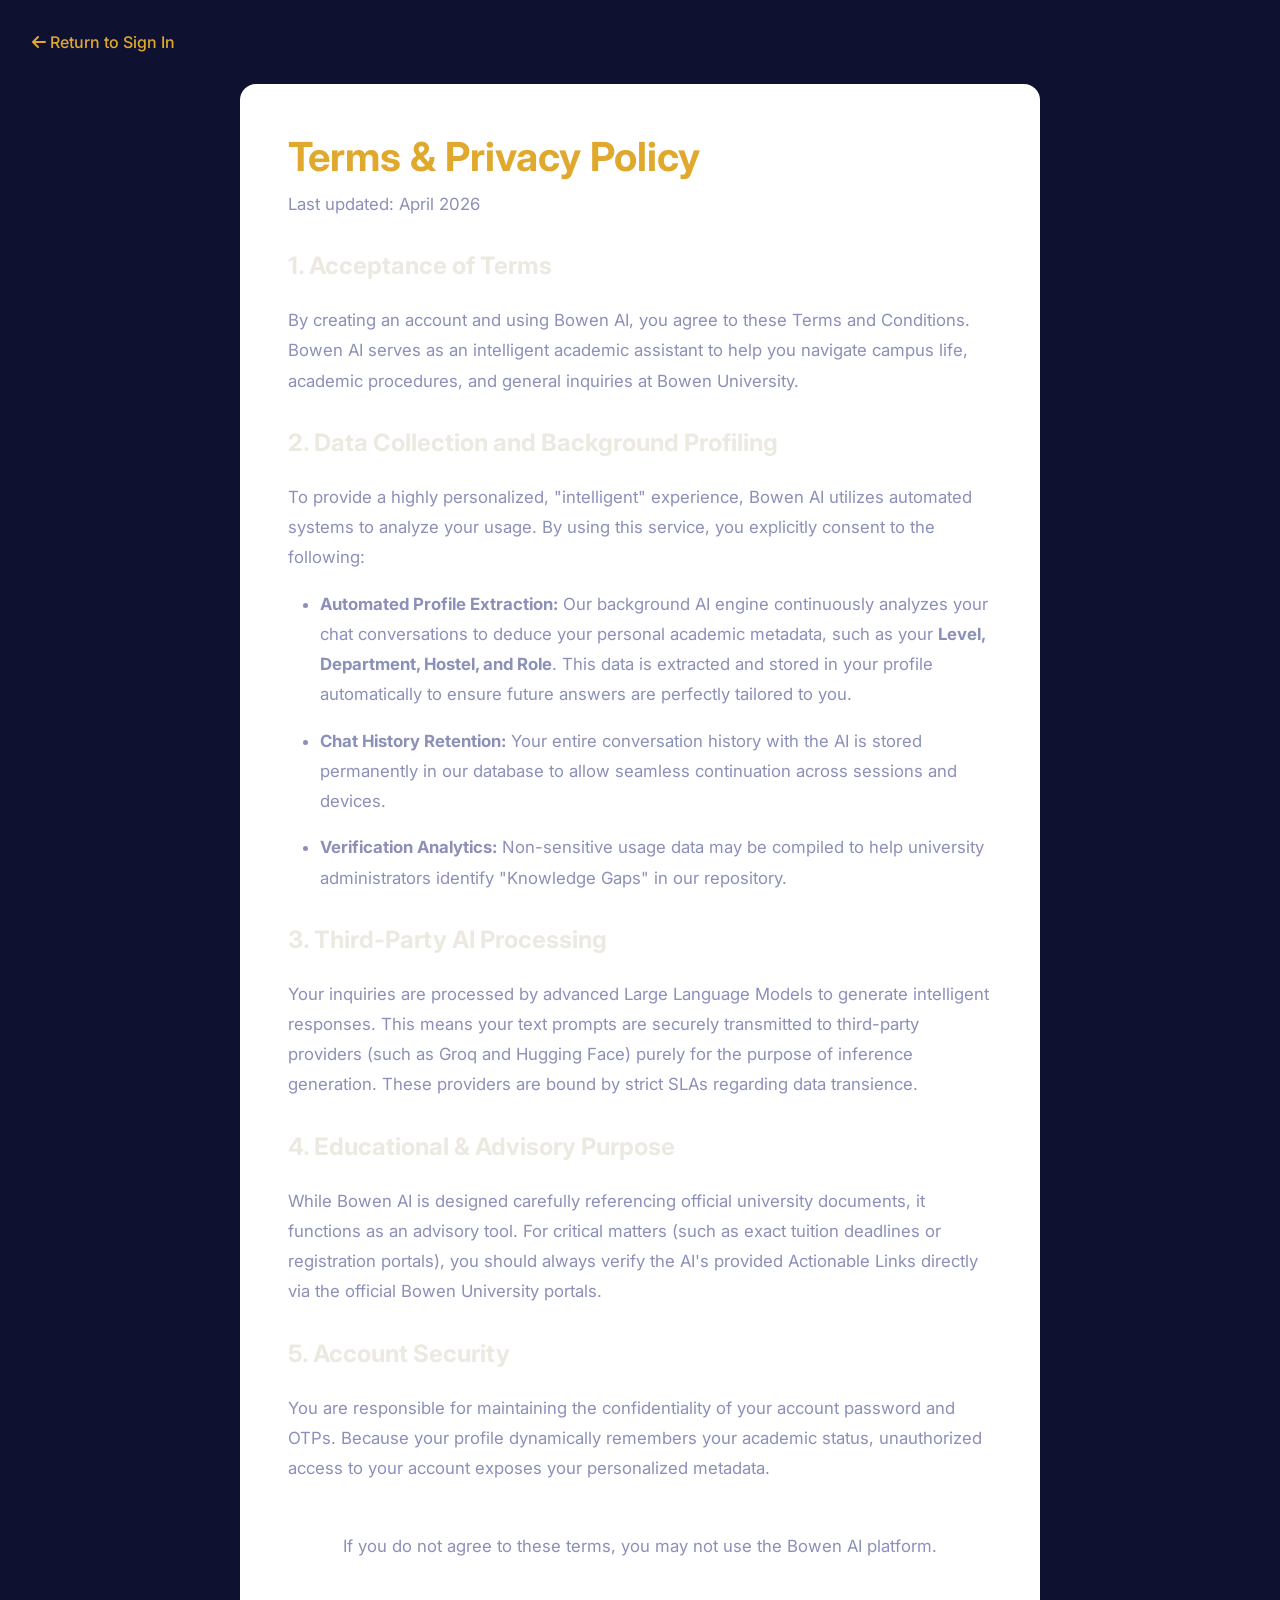
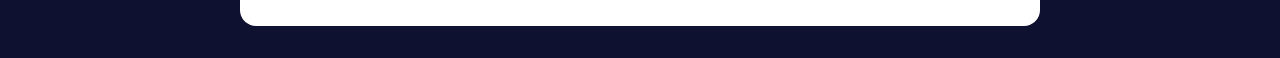
<file: frontend/terms.html>
<!DOCTYPE html>
<html lang="en">
<head>
    <meta charset="UTF-8">
    <meta name="viewport" content="width=device-width, initial-scale=1.0, viewport-fit=cover">
    <title>Bowen AI</title>
    <link rel="icon" type="image/png" href="https://bowen.edu.ng/wp-content/uploads/2019/08/new_bowen_logo-1.png">
    <!-- Google Fonts -->
    <link rel="preconnect" href="https://fonts.googleapis.com">
    <link rel="preconnect" href="https://fonts.gstatic.com" crossorigin>
    <link href="https://fonts.googleapis.com/css2?family=Outfit:wght@300;400;500;600;700&display=swap" rel="stylesheet">
    <!-- Icons -->
    <link rel="stylesheet" href="https://cdnjs.cloudflare.com/ajax/libs/font-awesome/6.4.0/css/all.min.css">
    <link rel="stylesheet" href="style.css">
    
    <style>
        body { padding: 2rem; overflow-y: auto; display: block; }
        .legal-container {
            max-width: 800px;
            margin: 0 auto;
            background: rgba(0, 0, 0, 0.4);
            border: 1px solid rgba(255, 255, 255, 0.1);
            border-radius: 16px;
            padding: 3rem;
            backdrop-filter: blur(10px);
        }
        .legal-container h1 {
            color: var(--primary);
            margin-bottom: 0.5rem;
            font-size: 2.5rem;
        }
        .legal-container h2 {
            color: var(--text-color);
            margin-top: 2rem;
            margin-bottom: 1rem;
            font-size: 1.5rem;
            border-bottom: 1px solid rgba(255,255,255,0.1);
            padding-bottom: 0.5rem;
        }
        .legal-container p, .legal-container li {
            color: var(--text-muted);
            line-height: 1.8;
            font-size: 1.05rem;
            margin-bottom: 1rem;
        }
        .legal-container ul {
            margin-left: 2rem;
            margin-bottom: 1.5rem;
        }
        .back-link {
            display: inline-block;
            margin-bottom: 2rem;
            color: var(--primary);
            text-decoration: none;
            font-weight: 500;
            transition: color 0.2s;
        }
        .back-link:hover { color: white; }
        
        /* Light mode overrides */
        @media (prefers-color-scheme: light) {
            .legal-container {
                background: white;
                border: 1px solid var(--border-light);
            }
        }
    </style>
</head>
<body class="dark-mode"> <!-- Force dark mode style foundation -->
    <a href="javascript:history.back()" class="back-link"><i class="fas fa-arrow-left"></i> Return to Sign In</a>
    
    <div class="legal-container">
        <h1>Terms & Privacy Policy</h1>
        <p>Last updated: April 2026</p>
        
        <h2>1. Acceptance of Terms</h2>
        <p>By creating an account and using Bowen AI, you agree to these Terms and Conditions. Bowen AI serves as an intelligent academic assistant to help you navigate campus life, academic procedures, and general inquiries at Bowen University.</p>

        <h2>2. Data Collection and Background Profiling</h2>
        <p>To provide a highly personalized, "intelligent" experience, Bowen AI utilizes automated systems to analyze your usage. By using this service, you explicitly consent to the following:</p>
        <ul>
            <li><strong>Automated Profile Extraction:</strong> Our background AI engine continuously analyzes your chat conversations to deduce your personal academic metadata, such as your <strong>Level, Department, Hostel, and Role</strong>. This data is extracted and stored in your profile automatically to ensure future answers are perfectly tailored to you.</li>
            <li><strong>Chat History Retention:</strong> Your entire conversation history with the AI is stored permanently in our database to allow seamless continuation across sessions and devices.</li>
            <li><strong>Verification Analytics:</strong> Non-sensitive usage data may be compiled to help university administrators identify "Knowledge Gaps" in our repository.</li>
        </ul>

        <h2>3. Third-Party AI Processing</h2>
        <p>Your inquiries are processed by advanced Large Language Models to generate intelligent responses. This means your text prompts are securely transmitted to third-party providers (such as Groq and Hugging Face) purely for the purpose of inference generation. These providers are bound by strict SLAs regarding data transience.</p>

        <h2>4. Educational & Advisory Purpose</h2>
        <p>While Bowen AI is designed carefully referencing official university documents, it functions as an advisory tool. For critical matters (such as exact tuition deadlines or registration portals), you should always verify the AI's provided Actionable Links directly via the official Bowen University portals.</p>

        <h2>5. Account Security</h2>
        <p>You are responsible for maintaining the confidentiality of your account password and OTPs. Because your profile dynamically remembers your academic status, unauthorized access to your account exposes your personalized metadata.</p>
        
        <div style="margin-top: 3rem; text-align: center; font-size: 0.9rem; color: var(--text-muted);">
            <p>If you do not agree to these terms, you may not use the Bowen AI platform.</p>
        </div>
    </div>
</body>
</html>
</file>
<file: frontend/style.css>
@import url('https://fonts.googleapis.com/css2?family=Fraunces:opsz,wght@9..144,400;600;700&family=IBM+Plex+Mono:wght@400;500&family=Inter:wght@300;400;500;600&display=swap');

:root {
    /* Colors */
    --ink: #0E1130;
    --navy: #151948;
    --slate: #181C40;
    --slate-2: #20254E;
    --brass: #E0A92E;
    --brass-dim: #9C7A26;
    --crimson: #C73A3A;
    --green: #2F8F4E;
    --parchment: #ECE9E1;
    --mist: #8B90B8;
    --line: #2A2F5C;

    /* Typography */
    --font-display: 'Fraunces', serif;
    --font-body: 'Inter', sans-serif;
    --font-data: 'IBM Plex Mono', monospace;

    /* Shared UI Values */
    --transition: all 0.2s ease;
    --border-radius: 12px;

    /* Legacy mapping for smooth refactoring */
    --primary: var(--brass);
    --primary-hover: var(--brass-dim);
    --secondary: var(--brass);
    --bg-dark: var(--ink);
    --sidebar-bg: var(--navy);
    --text-main: var(--parchment);
    --text-muted: var(--mist);
    --font-family: var(--font-body);
    --glass-bg: var(--slate);
    --glass-border: var(--line);
    --nav-height: 64px;
    --sidebar-width: 280px;
}

* {
    box-sizing: border-box;
    margin: 0;
    padding: 0;
}

body {
    font-family: var(--font-body);
    background-color: var(--bg-dark);
    color: var(--text-main);
    min-height: 100vh;
    position: relative;
}

#root {
    width: 100%;
    min-height: 100vh;
    display: flex;
    flex-direction: column;
}

/* Brand Seal Monogram */
.brand-seal {
    width: 40px;
    height: 40px;
    border-radius: 50%;
    background-color: var(--navy);
    border: 2px solid var(--brass);
    color: var(--brass);
    font-family: var(--font-display);
    display: flex;
    align-items: center;
    justify-content: center;
    font-size: 1.2rem;
    font-weight: 600;
    flex-shrink: 0;
    user-select: none;
}

/* Premium Card Container */
.glass-card {
    background: var(--slate);
    border: 1px solid var(--line);
    border-radius: var(--border-radius);
    padding: 3rem;
    width: 100%;
    max-width: 440px;
    box-shadow: 0 12px 30px rgba(0, 0, 0, 0.3);
    opacity: 1 !important;
    animation: slideUp 0.6s cubic-bezier(0.16, 1, 0.3, 1);
    position: relative;
    overflow: hidden;
}

/* Solid Panel for Chat Interface */
.chat-panel {
    background: var(--slate);
    border: 1px solid var(--line);
    border-radius: 16px;
    box-shadow: 0 10px 25px rgba(0, 0, 0, 0.4);
    position: relative;
    overflow: hidden;
    animation: fadeIn 0.4s ease-out forwards;
}

body.light-mode .chat-panel {
    background: #ffffff; /* Pure white in light mode */
    border: 1px solid rgba(0, 0, 0, 0.08);
    box-shadow: 0 10px 25px rgba(0, 0, 0, 0.05);
}

@keyframes slideUp {
    from {
        opacity: 0;
        transform: translateY(30px);
    }
    to {
        opacity: 1;
        transform: translateY(0);
    }
}

.card-header {
    text-align: center;
    margin-bottom: 2rem;
}

.card-title {
    font-family: var(--font-display);
    font-size: 2rem;
    font-weight: 600;
    margin-bottom: 0.5rem;
    color: var(--brass);
}

.card-subtitle {
    color: var(--text-muted);
    font-size: 0.95rem;
    font-weight: 300;
}

/* Forms and Inputs */
.input-group {
    margin-bottom: 1.5rem;
    position: relative;
}

.input-icon {
    position: absolute;
    left: 1rem;
    top: 50%;
    transform: translateY(-50%);
    color: var(--text-muted);
    transition: var(--transition);
}

.input-field {
    width: 100%;
    padding: 1rem 1rem 1rem 2.75rem;
    background: var(--slate-2);
    border: 1px solid var(--line);
    border-radius: var(--border-radius);
    color: var(--text-main);
    font-family: var(--font-body);
    font-size: 1rem;
    transition: var(--transition);
    outline: none;
}

.input-field::placeholder {
    color: var(--text-muted);
}

.input-field:focus {
    border-color: var(--brass);
    box-shadow: 0 0 0 3px rgba(224, 169, 46, 0.2);
}

.input-field:focus + .input-icon {
    color: var(--brass);
}

/* Buttons */
.btn {
    width: 100%;
    padding: 1rem;
    border: none;
    border-radius: var(--border-radius);
    font-family: var(--font-body);
    font-size: 1rem;
    font-weight: 600;
    cursor: pointer;
    transition: var(--transition);
    display: flex;
    justify-content: center;
    align-items: center;
    gap: 0.5rem;
}

.btn-primary {
    background: var(--brass);
    color: var(--ink);
    box-shadow: none;
}

.btn-primary:hover {
    background: var(--brass-dim);
}

.btn-primary:active {
    transform: translateY(0);
}

.btn-social {
    background: var(--slate-2);
    border: 1px solid var(--line);
    color: var(--text-main);
    margin-bottom: 1rem;
}

.btn-social:hover {
    background: var(--slate);
}

.btn-social i {
    font-size: 1.25rem;
}

/* Divider */
.divider {
    display: flex;
    align-items: center;
    text-align: center;
    margin: 1.5rem 0;
    color: var(--text-muted);
    font-size: 0.85rem;
}

.divider::before,
.divider::after {
    content: '';
    flex: 1;
    border-bottom: 1px solid var(--glass-border);
}

.divider:not(:empty)::before { margin-right: 1em; }
.divider:not(:empty)::after { margin-left: 1em; }

/* View Toggle */
.toggle-view {
    text-align: center;
    margin-top: 1.5rem;
    font-size: 0.95rem;
    color: var(--text-muted);
}

.toggle-view span {
    color: var(--primary);
    font-weight: 500;
    cursor: pointer;
    transition: var(--transition);
}

.toggle-view span:hover {
    color: #818cf8;
    text-decoration: underline;
}

/* Popup Overlay (OTP) */
.overlay {
    position: fixed;
    top: 0; left: 0; right: 0; bottom: 0;
    background: rgba(15, 23, 42, 0.6);
    backdrop-filter: blur(8px);
    z-index: 100;
    display: flex;
    justify-content: center;
    align-items: center;
    opacity: 0;
    animation: fadeIn 0.3s forwards;
}

@keyframes fadeIn {
    to { opacity: 1; }
}

.otp-popup {
    background: rgba(15, 23, 42, 0.8);
    backdrop-filter: blur(25px);
    border: 1px solid var(--glass-border);
    border-radius: 20px;
    padding: 2.5rem;
    width: 90%;
    max-width: 380px;
    box-shadow: 0 25px 50px -12px rgba(0, 0, 0, 0.7);
    text-align: center;
    transform: scale(0.9);
    animation: scaleUp 0.4s cubic-bezier(0.16, 1, 0.3, 1) forwards;
}

@keyframes scaleUp {
    to { transform: scale(1); }
}

.otp-icon {
    font-size: 3rem;
    color: var(--primary);
    margin-bottom: 1rem;
}

.otp-popup h3 {
    font-size: 1.5rem;
    margin-bottom: 0.5rem;
}

.otp-popup p {
    color: var(--text-muted);
    font-size: 0.95rem;
    margin-bottom: 2rem;
}

.otp-inputs {
    display: flex;
    gap: 0.5rem;
    justify-content: center;
    margin-bottom: 2rem;
}

.otp-digit {
    width: 45px;
    height: 55px;
    border-radius: 12px;
    background: rgba(0, 0, 0, 0.3);
    border: 1px solid var(--glass-border);
    color: white;
    font-size: 1.5rem;
    text-align: center;
    transition: var(--transition);
}

.otp-digit:focus {
    outline: none;
    border-color: var(--primary);
    box-shadow: 0 0 0 3px rgba(99, 102, 241, 0.2);
    transform: translateY(-2px);
}

.btn-resend {
    background: transparent;
    color: var(--text-muted);
    border: none;
    font-size: 0.85rem;
    margin-top: 1rem;
    cursor: pointer;
    transition: var(--transition);
    text-decoration: underline;
    opacity: 0.8;
}

.btn-resend:hover {
    color: var(--text-main);
    opacity: 1;
}

/* Responsive Design */
@media (max-width: 480px) {
    .glass-card {
        padding: 2rem 1.5rem;
        margin: 1rem;
        border-radius: 16px;
        width: calc(100% - 2rem);
    }
    
    .card-header {
        margin-bottom: 1.5rem;
    }

    .card-title {
        font-size: 1.5rem;
    }
    
    .otp-popup {
        padding: 1.5rem;
        width: 95%;
    }
    
    .otp-digit {
        width: 35px;
        height: 45px;
        font-size: 1.25rem;
    }
    
    .btn {
        padding: 0.875rem;
    }
}

/* Animations for component mounting */
.fade-enter {
    opacity: 0;
    transform: translateX(20px);
}
.fade-enter-active {
    opacity: 1;
    transform: translateX(0);
    transition: opacity 300ms, transform 300ms;
}

/* Light Mode Theme */
body.light-mode {
    --bg-dark: #f1f5f9;
    --text-main: #1e293b;
    --text-muted: #64748b;
    --glass-bg: rgba(255, 255, 255, 0.5);
    --glass-border: rgba(0, 0, 0, 0.08);
}
body.light-mode .input-field {
    background: rgba(255, 255, 255, 0.7);
    color: var(--text-main);
    border-color: rgba(0,0,0,0.1);
}
body.light-mode .input-field:focus {
    background: #ffffff;
    border-color: var(--primary);
}
body.light-mode .input-field::placeholder {
    color: #94a3b8;
}
body.light-mode .otp-digit {
    background: rgba(255, 255, 255, 0.7);
    color: var(--text-main);
    border-color: rgba(0,0,0,0.1);
}
body.light-mode .otp-popup {
    background: rgba(255, 255, 255, 0.85);
    box-shadow: 0 25px 50px -12px rgba(0, 0, 0, 0.15);
}
body.light-mode .btn-social {
    background: rgba(255, 255, 255, 0.6);
    color: var(--text-main);
}
body.light-mode .btn-social:hover {
    background: rgba(255, 255, 255, 0.9);
}
body.light-mode .card-title {
    background: linear-gradient(to right, #1e293b, #4f46e5);
    -webkit-background-clip: text;
    background-clip: text;
    -webkit-text-fill-color: transparent;
}


.theme-toggle {
    position: fixed;
    top: 2rem;
    right: 2rem;
    background: var(--glass-bg);
    border: 1px solid var(--glass-border);
    backdrop-filter: blur(10px);
    color: var(--text-main);
    width: 45px;
    height: 45px;
    border-radius: 50%;
    display: flex;
    justify-content: center;
    align-items: center;
    cursor: pointer;
    font-size: 1.2rem;
    transition: var(--transition);
    z-index: 1000;
}
.theme-toggle:hover {
    transform: scale(1.1);
    background: rgba(255,255,255,0.1);
}
body.light-mode .theme-toggle:hover {
    background: rgba(0,0,0,0.05);
}

/* --- NEW GEMINI LAYOUT --- */

.app-container {
    display: flex;
    height: 100vh;
    height: 100dvh; /* Modern viewport height that adjusts for browser UI */
    width: 100vw;
    overflow: hidden;
    background: var(--bg-dark);
}

/* Sidebar */
.sidebar {
    width: var(--sidebar-width);
    background: var(--sidebar-bg);
    height: 100%;
    display: flex;
    flex-direction: column;
    transition: transform 0.3s ease, width 0.3s ease;
    z-index: 100;
    border-right: 1px solid rgba(255,255,255,0.05);
}

.sidebar.closed {
    width: 0;
    transform: translateX(-100%);
    overflow: hidden;
    border-right: none;
}

.sidebar-header {
    padding: 1.5rem;
    display: flex;
    align-items: center;
    gap: 1rem;
}

.sidebar-content {
    flex: 1;
    padding: 1rem;
    overflow-y: auto;
}

.new-chat-btn {
    width: 100%;
    padding: 0.75rem 1rem;
    background: rgba(255,255,255,0.05);
    border: 1px solid rgba(255,255,255,0.1);
    border-radius: 100px;
    color: white;
    display: flex;
    align-items: center;
    gap: 0.75rem;
    cursor: pointer;
    transition: var(--transition);
    font-weight: 500;
}

.new-chat-btn:hover {
    background: rgba(255,255,255,0.1);
}

/* Main Content area */
.main-wrapper {
    flex: 1;
    display: flex;
    flex-direction: column;
    height: 100%;
    position: relative;
    overflow: hidden;
    min-height: 0; /* Important for children needing flex: 1 and overflow-y: auto */
}

/* Navbar */
.navbar {
    height: var(--nav-height);
    display: flex;
    align-items: center;
    padding: 0 1.5rem;
    justify-content: space-between;
}

.nav-left {
    display: flex;
    align-items: center;
    gap: 1rem;
}

.hamburger {
    background: transparent;
    border: none;
    color: var(--text-main);
    font-size: 1.25rem;
    cursor: pointer;
    width: 40px;
    height: 40px;
    border-radius: 50%;
    display: flex;
    justify-content: center;
    align-items: center;
    transition: var(--transition);
}

.hamburger:hover {
    background: rgba(255,255,255,0.1);
}

/* Chat Area */
.chat-viewport {
    flex: 1;
    overflow-y: auto;
    display: flex;
    flex-direction: column;
    align-items: center; /* Center the messages context */
    padding: 2rem 1rem 1.5rem 1rem;
    position: relative;
    scroll-behavior: smooth;
}

.messages-container {
    width: 100%;
    max-width: 800px;
    display: flex;
    flex-direction: column;
    gap: 2rem;
}

/* Redefined Message Styles */
.message-wrapper {
    display: flex;
    gap: 1.25rem;
    width: 100%;
    padding: 1.25rem;
    border-radius: var(--border-radius);
    animation: fadeIn 0.4s ease-out forwards;
}

.message-wrapper.ai {
    background: var(--slate);
    border: 1px solid var(--line);
}

.message-wrapper.user {
    background: var(--slate-2);
    border: 1px solid transparent;
}

.message-avatar {
    width: 32px;
    height: 32px;
    border-radius: 50%;
    display: flex;
    justify-content: center;
    align-items: center;
    flex-shrink: 0;
    font-size: 0.9rem;
}

.ai .message-avatar { background: var(--navy); color: var(--brass); border: 1.5px solid var(--brass); }
.user .message-avatar { background: var(--slate-2); color: var(--parchment); }

.message-sender {
    font-family: var(--font-body);
    font-size: 0.75rem;
    font-weight: 600;
    color: var(--mist);
    font-variant: all-small-caps;
    letter-spacing: 0.05em;
    margin-bottom: 0.25rem;
}

.message-content {
    flex: 1;
    font-size: 1rem;
    line-height: 1.6;
    color: var(--text-main);
}

/* Source Pill Tags */
.source-pill {
    background: var(--slate-2);
    color: var(--brass);
    padding: 0.25rem 0.6rem;
    border-radius: 12px;
    border: 1px solid var(--line);
    display: inline-flex;
    align-items: center;
    gap: 0.35rem;
    font-family: var(--font-data);
    font-size: 0.75rem;
    transition: var(--transition);
}

.source-pill:hover {
    background: var(--slate);
    border-color: var(--brass);
    cursor: pointer;
}

/* Markdown Styling within message-content */
.message-content a {
    color: var(--brass); /* Brass color for links/citations */
    text-decoration: underline;
    font-weight: 500;
    transition: var(--transition);
}

.message-content a:hover {
    color: var(--brass-dim);
}

.message-content p {
    margin-bottom: 0.75rem;
}

.message-content h1, .message-content h2, .message-content h3 {
    margin: 1rem 0 0.5rem 0;
    line-height: 1.3;
}

.message-content ul, .message-content ol {
    margin-left: 1.5rem;
    margin-bottom: 1rem;
}

.message-content li {
    margin-bottom: 0.25rem;
}

.message-content table {
    width: 100%;
    border-collapse: collapse;
    margin: 1rem 0;
    font-size: 0.9rem;
}

.message-content th, .message-content td {
    border: 1px solid var(--glass-border);
    padding: 0.5rem;
    text-align: left;
}

.message-content th {
    background: rgba(255, 255, 255, 0.05);
}

body.light-mode .message-content a {
    color: #2563eb;
}

/* Floating Input Bar (Pill style) */
.input-container-fixed {
    width: 100%;
    padding: 1.5rem;
    display: flex;
    justify-content: center;
    background: transparent;
    flex-shrink: 0;
}

.search-pill {
    width: 100%;
    max-width: 800px;
    background: var(--slate-2);
    border: 1px solid var(--line);
    border-radius: 28px;
    display: flex;
    align-items: center;
    padding: 0.4rem 0.4rem 0.4rem 1.5rem;
    box-shadow: 0 10px 30px rgba(0, 0, 0, 0.2);
    pointer-events: auto;
}

.search-pill input {
    flex: 1;
    background: transparent;
    border: none;
    color: var(--parchment);
    font-family: var(--font-body);
    font-size: 1rem;
    outline: none;
    padding: 0.75rem 0;
}

.search-pill input::placeholder {
    color: var(--mist);
    opacity: 0.6;
}

.send-btn {
    width: 40px;
    height: 40px;
    border-radius: 50%;
    background: var(--brass);
    border: none;
    color: var(--ink);
    cursor: pointer;
    display: flex;
    justify-content: center;
    align-items: center;
    font-size: 1rem;
    transition: var(--transition);
}

.send-btn:hover:not(:disabled) {
    background: var(--brass-dim);
}

.send-btn:disabled {
    background: var(--slate);
    color: var(--mist);
    opacity: 0.5;
    cursor: not-allowed;
}

/* Light Mode Overrides */
body.light-mode .app-container { background: #fdfdfd; }
body.light-mode .sidebar { background: #f0f4f9; border-right: 1px solid #e1e4e8; }
body.light-mode .new-chat-btn { background: #e9eef6; border-color: #dbe0e9; color: #1e293b; }
body.light-mode .search-pill { background: #f0f4f9; border-color: #e1e4e8; box-shadow: 0 4px 12px rgba(0,0,0,0.05); }
body.light-mode .search-pill input { color: #1e293b; }
body.light-mode .sidebar-header h2 { color: #1e293b; }
body.light-mode .message-content { color: #1e293b; }

/* Drawer/Sidebar Overlay Logic */
.sidebar-overlay {
    position: fixed;
    top: 0; left: 0; right: 0; bottom: 0;
    background: rgba(0, 0, 0, 0.4);
    backdrop-filter: blur(4px);
    z-index: 95;
    opacity: 0;
    pointer-events: none;
    transition: var(--transition);
}

.sidebar-overlay.active {
    opacity: 1;
    pointer-events: auto;
}

@media (max-width: 768px) {
    .sidebar {
        position: fixed;
        left: 0;
        top: 0;
        bottom: 0;
        transform: translateX(-100%);
        box-shadow: 20px 0 50px rgba(0,0,0,0.5);
    }
    .sidebar.open {
        transform: translateX(0);
        width: 280px;
    }
    
    .navbar {
        padding: 0 1rem;
    }
    
    .search-pill {
        margin: 0 0.5rem;
        padding: 0.25rem 0.25rem 0.25rem 1rem;
    }
    
    .chat-viewport {
        padding: 1rem 0.5rem 7rem 0.5rem;
    }
    
    .messages-container {
        gap: 1.5rem;
    }
    
    .message-wrapper {
        gap: 1rem;
    }
    
    .message-content {
        font-size: 0.95rem;
    }
    
    /* Login/Auth tweaks */
    .glass-card {
        padding: 2rem 1.25rem;
        max-width: 95%;
        border-radius: 16px;
    }
    
    .otp-inputs {
        gap: 0.25rem;
    }

    .mobile-only {
        display: flex !important;
    }
}

.mobile-only {
    display: none !important;
}


/* Settings Modal */
.modal-overlay {
    position: fixed;
    top: 0; left: 0; right: 0; bottom: 0;
    background: rgba(0, 0, 0, 0.6);
    backdrop-filter: blur(8px);
    z-index: 200;
    display: flex;
    justify-content: center;
    align-items: center;
    animation: fadeIn 0.3s forwards;
}

.settings-modal {
    background: #1e293b;
    border: 1px solid rgba(255,255,255,0.1);
    border-radius: 24px;
    padding: 2.5rem;
    width: 90%;
    max-width: 500px;
    box-shadow: 0 25px 50px -12px rgba(0, 0, 0, 0.5);
    animation: scaleUp 0.3s cubic-bezier(0.16, 1, 0.3, 1) forwards;
}

body.light-mode .settings-modal {
    background: #ffffff;
    border-color: #e1e4e8;
}

.settings-header {
    display: flex;
    justify-content: space-between;
    align-items: center;
    margin-bottom: 2rem;
}

.settings-row {
    margin-bottom: 1.5rem;
}

.settings-label {
    display: block;
    font-size: 0.85rem;
    color: var(--text-muted);
    margin-bottom: 0.5rem;
}

.sidebar-footer {
    padding: 1rem;
    border-top: 1px solid rgba(255,255,255,0.05);
}

.sidebar-item {
    padding: 0.75rem 1rem;
    cursor: pointer;
    border-radius: 8px;
    display: flex;
    align-items: center;
    gap: 0.75rem;
    transition: var(--transition);
    color: var(--text-main);
}

.sidebar-item:hover {
    background: rgba(255,255,255,0.05);
}

.sidebar-item.active {
    background: var(--slate-2);
    color: var(--brass);
    font-weight: 500;
    border-left: 3px solid var(--brass);
    border-radius: 0 8px 8px 0;
    padding-left: calc(1rem - 3px);
}

body.light-mode .sidebar-item.active {
    background: #e0e7ff;
    color: var(--brass);
    border-left: 3px solid var(--brass);
    border-radius: 0 8px 8px 0;
    padding-left: calc(1rem - 3px);
}

.history-list {
    max-height: calc(100vh - 300px);
    overflow-y: auto;
}

.history-item i {
    font-size: 0.85rem;
    opacity: 0.6;
}

.sidebar-item.active i {
    opacity: 1;
    color: var(--brass);
}



/* --- GEMINI HERO GREETING --- */
.hero-section {
    width: 100%;
    max-width: 800px;
    margin: 8vh auto 0 auto;
    padding: 2rem;
    animation: fadeIn 1s ease-out forwards;
    display: flex;
    flex-direction: column;
    gap: 0.25rem;
}

.hero-line-1 {
    font-family: var(--font-body);
    font-size: 1.75rem;
    font-weight: 400;
    color: var(--text-muted);
    letter-spacing: normal;
}

body.dark-mode .hero-line-1 {
    color: var(--text-muted);
}

.hero-line-2 {
    font-family: var(--font-display);
    font-size: 3.2rem;
    font-weight: 600;
    color: var(--brass);
    letter-spacing: -0.01em;
}

@media (max-width: 768px) {
    .hero-section {
        padding: 4vh 1.5rem;
        margin-top: 10vh;
    }
    .hero-line-1 {
        font-size: 1.5rem;
    }
    .hero-line-2 {
        font-size: 2.2rem;
    }
}

/* --- PASSWORD VOLUME BAR --- */
.strength-meter {
    margin-top: -0.75rem;
    margin-bottom: 1.5rem;
    width: 100%;
}

.volume-bar-container {
    display: flex;
    gap: 8px;
    height: 8px;
    margin-bottom: 0.5rem;
}

.volume-segment {
    flex: 1;
    height: 100%;
    background: rgba(0, 0, 0, 0.1);
    border-radius: 4px;
    transition: background-color 0.3s ease;
}

body.dark-mode .volume-segment {
    background: rgba(255, 255, 255, 0.05);
}

.segment-active-weak { background-color: #ef4444 !important; }
.segment-active-strong { background-color: #f97316 !important; }
.segment-active-very-strong { background-color: #22c55e !important; }

.strength-text {
    font-size: 0.8rem;
    font-weight: 500;
    display: flex;
    justify-content: space-between;
    align-items: center;
}


/* --- GUEST MODE STYLES --- */
.btn-signin-nav {
    padding: 0.6rem 1.4rem;
    background: linear-gradient(135deg, var(--primary), #818cf8);
    color: white !important;
    border-radius: 100px;
    font-size: 0.9rem;
    font-weight: 600;
    border: none;
    cursor: pointer;
    transition: all 0.3s cubic-bezier(0.16, 1, 0.3, 1);
    box-shadow: 0 4px 15px rgba(99, 102, 241, 0.3);
    display: flex;
    align-items: center;
    gap: 0.6rem;
    border: 1px solid rgba(255, 255, 255, 0.1);
}

.btn-signin-nav i {
    font-size: 0.85rem;
    opacity: 0.9;
}

.btn-signin-nav:hover {
    transform: translateY(-2px) scale(1.02);
    box-shadow: 0 8px 25px rgba(99, 102, 241, 0.5);
    background: linear-gradient(135deg, #4f46e5, #6366f1);
}

.btn-signin-nav:active {
    transform: translateY(0) scale(0.98);
}

.limit-overlay {
    position: absolute;
    top: 0; left: 0; right: 0; bottom: 0;
    background: rgba(15, 23, 42, 0.9);
    backdrop-filter: blur(10px);
    z-index: 1000;
    display: flex;
    justify-content: center;
    align-items: center;
    padding: 2rem;
    text-align: center;
    animation: fadeIn 0.4s forwards;
}

.limit-card {
    max-width: 400px;
    padding: 3rem;
    background: #1e293b;
    border-radius: 24px;
    border: 1px solid rgba(255,255,255,0.1);
    box-shadow: 0 25px 50px -12px rgba(0,0,0,0.5);
}

body.light-mode .limit-card {
    background: #ffffff;
    border-color: #e2e8f0;
}

.guest-sidebar-msg {
    padding: 1.5rem;
    background: rgba(255,255,255,0.03);
    border-radius: 12px;
    margin: 1rem;
    font-size: 0.85rem;
    color: var(--text-muted);
    border: 1px dashed rgba(255,255,255,0.1);
}
</file>
